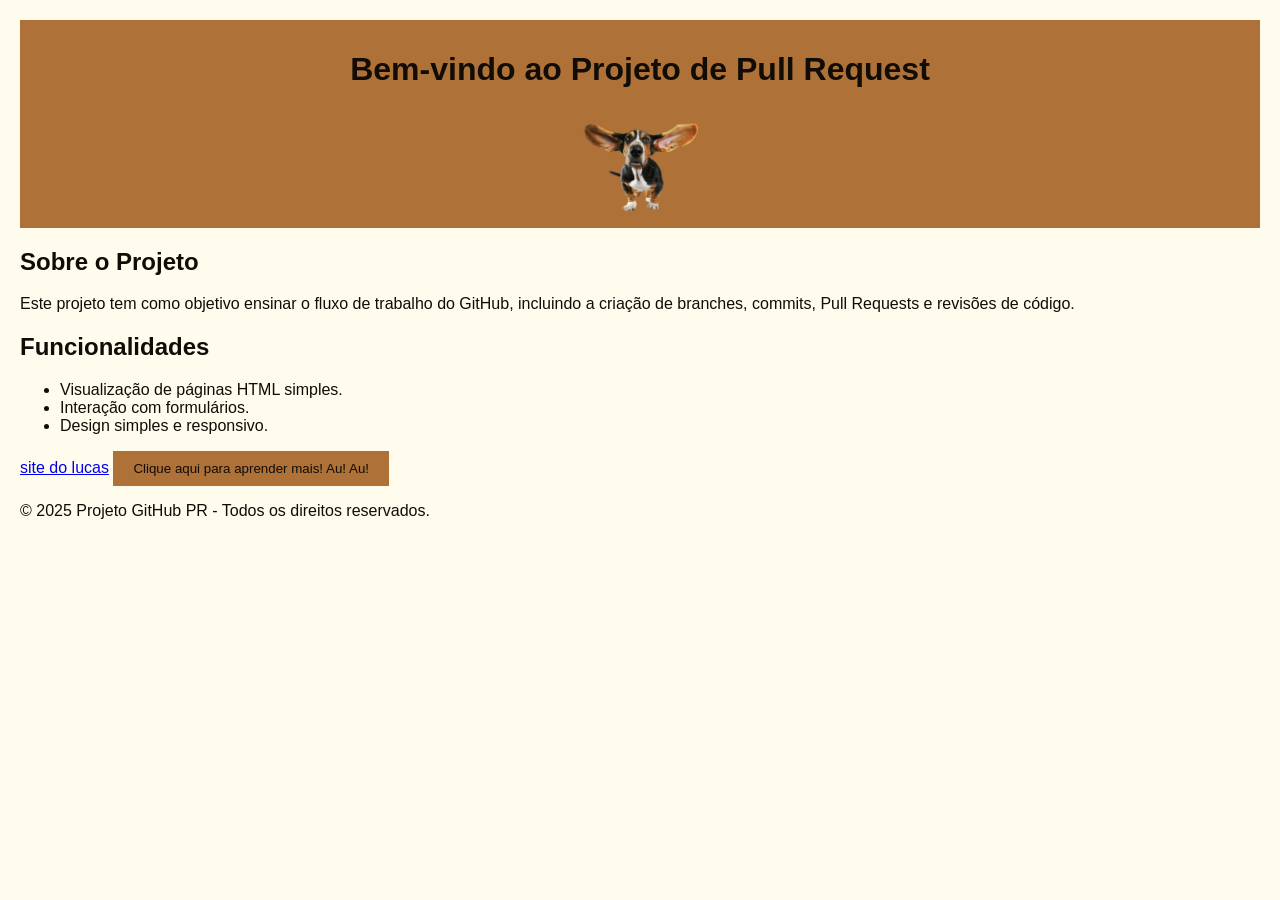
<file: index.html>
<!DOCTYPE html>
<html lang="pt-BR">
<head>
    <meta charset="UTF-8">
    <meta name="viewport" content="width=device-width, initial-scale=1.0">
    <title>Exemplo de Página HTML</title>
    <link rel="stylesheet" href="style.css">
</head>
<body>

<header>
    <h1>Bem-vindo ao Projeto de Pull Request</h1>
    <img src="img/cãozinho.png" alt="cãozinho fofo" class="cachorro">
</header>

<main>
    <section>
        <h2>Sobre o Projeto</h2>
        <p>Este projeto tem como objetivo ensinar o fluxo de trabalho do GitHub, incluindo a criação de branches, commits, Pull Requests e revisões de código.</p>
    </section>

    <section>
        <h2>Funcionalidades</h2>
        <ul>
            <li>Visualização de páginas HTML simples.</li>
            <li>Interação com formulários.</li>
            <li>Design simples e responsivo.</li>
        </ul>
    </section>
    <a href="lucasAlmeida.html">site do lucas</a>

    <button class="btn">Clique aqui para aprender mais! Au! Au!</button>
</main>

<footer>
    <p>&copy; 2025 Projeto GitHub PR - Todos os direitos reservados.</p>
</footer>

</body>
</html>
</file>
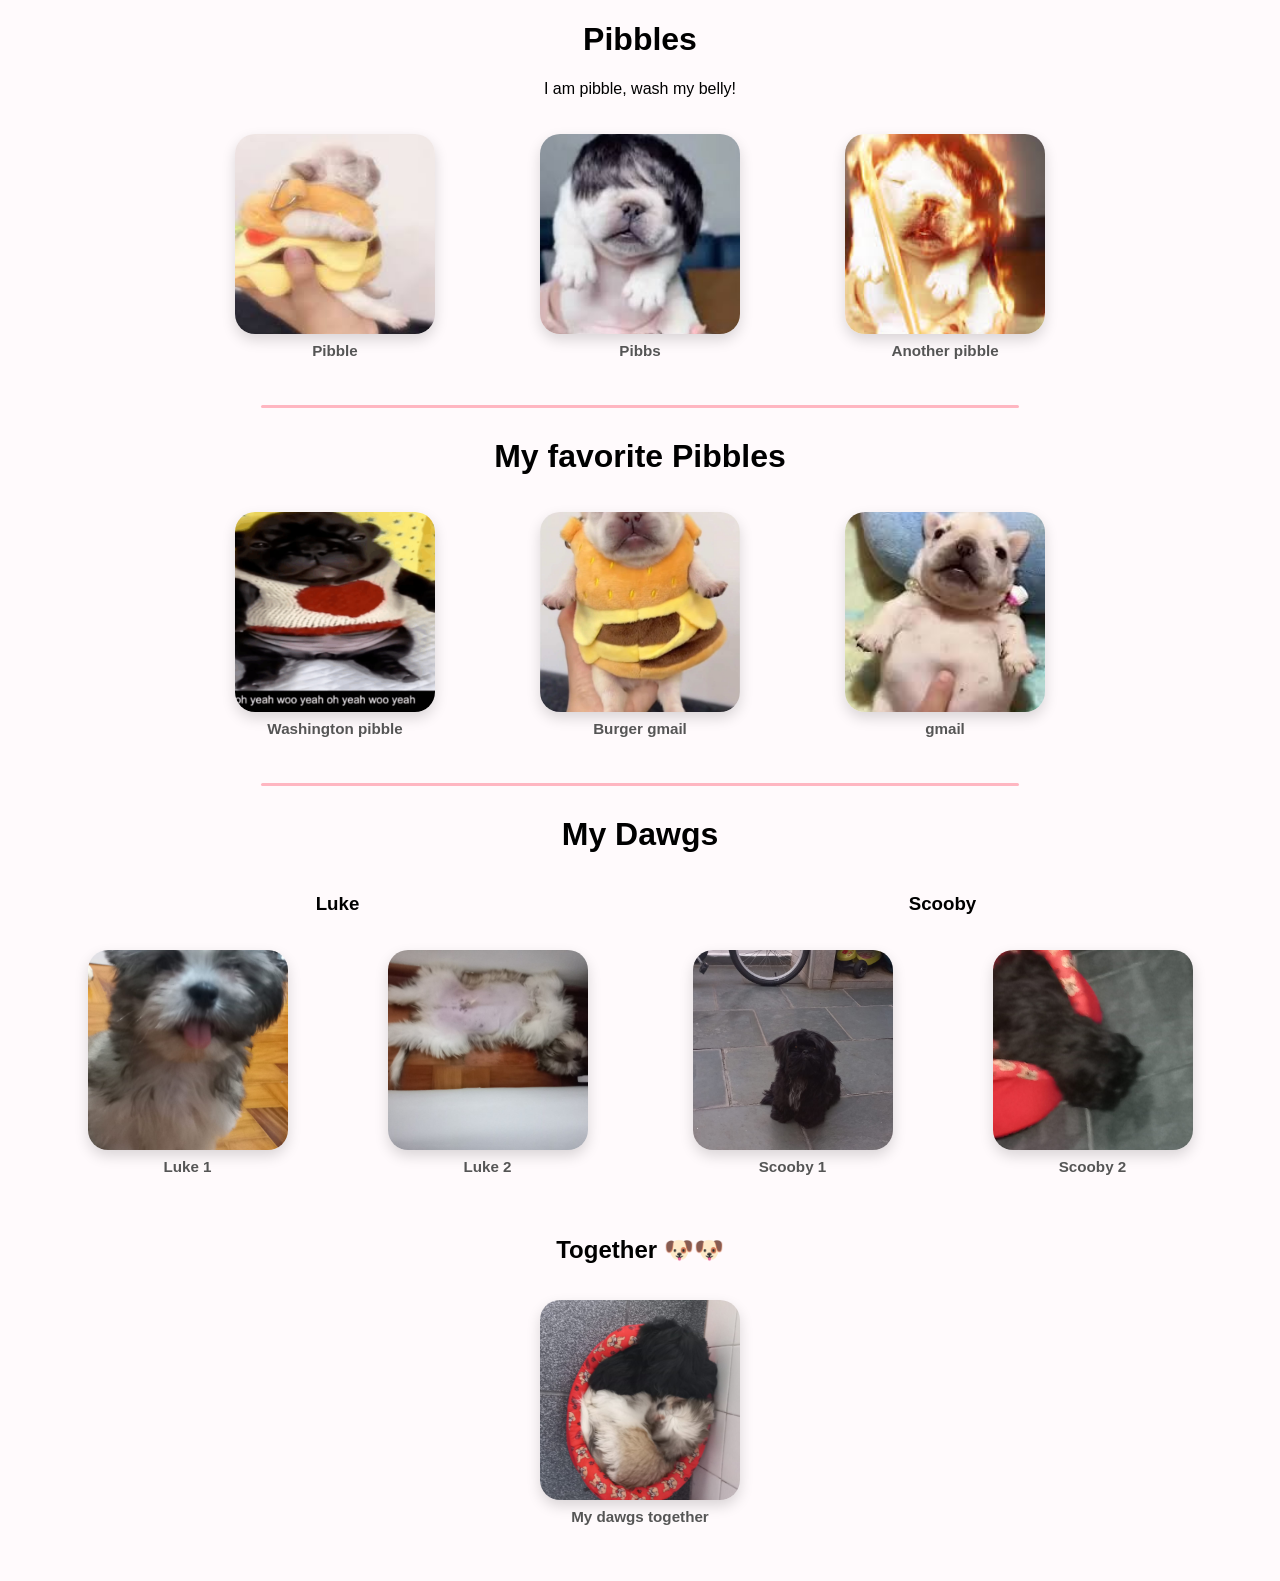
<file: paginaPibbles/index.html>
<!DOCTYPE html>
<html lang="en">
<head>
    <meta charset="UTF-8">
    <meta name="viewport" content="width=device-width, initial-scale=1.0">
    <link rel="stylesheet" href="style.css">
    <title>Pibbles</title>   
</head>
<body>

    <h1>Pibbles</h1>
    <p>I am pibble, wash my belly!</p>

    <div class="top-pibbles">
        <figure class="dog-card">
            <img src="img/pibble.jpg" alt="Pibble">
            <figcaption>Pibble</figcaption>
        </figure>

        <figure class="dog-card">
            <img src="img/pibble2jpg.jpg" alt="Pibbs">
            <figcaption>Pibbs</figcaption>
        </figure>

        <figure class="dog-card">
            <img src="img/pibble3.jpg" alt="Another pibble">
            <figcaption>Another pibble</figcaption>
        </figure>
    </div>

    <hr>

    <h1>My favorite Pibbles</h1>

    <div class="favorites">
        <figure class="dog-card">
            <img src="img/washington.png" alt="Washington pibble">
            <figcaption>Washington pibble</figcaption>
        </figure>

        <figure class="dog-card">
            <img src="img/burger.jpg" alt="Burger gmail">
            <figcaption>Burger gmail</figcaption>
        </figure>

        <figure class="dog-card">
            <img src="img/gmail.jpg" alt="gmail">
            <figcaption>gmail</figcaption>
        </figure>
    </div>

<hr>

<h1>My Dawgs</h1>

<div class="dawgs">

    <div class="dawg-group">
        <h3>Luke</h3>
        <div class="dawg-photos">
            <figure class="dog-card">
                <img src="img/luke1.jpeg" alt="Dawg one photo 1">
                <figcaption>Luke 1</figcaption>
            </figure>

            <figure class="dog-card">
                <img src="img/luke2.jpeg" alt="Dawg one photo 2">
                <figcaption>Luke 2</figcaption>
            </figure>
        </div>
    </div>

    <div class="dawg-group">
        <h3>Scooby</h3>
        <div class="dawg-photos">
            <figure class="dog-card">
                <img src="img/scooby1.jpeg" alt="Dawg two photo 1">
                <figcaption>Scooby 1</figcaption>
            </figure>

            <figure class="dog-card">
                <img src="img/scooby2.jpeg" alt="Dawg two photo 2">
                <figcaption>Scooby 2</figcaption>
            </figure>
        </div>
    </div>

</div>

<h2>Together 🐶🐶</h2>

<div class="together">
    <figure class="dog-card">
        <img src="img/2.jpeg" alt="My dawgs together">
        <figcaption>My dawgs together</figcaption>
    </figure>
</div>

</body>
</html>
</file>
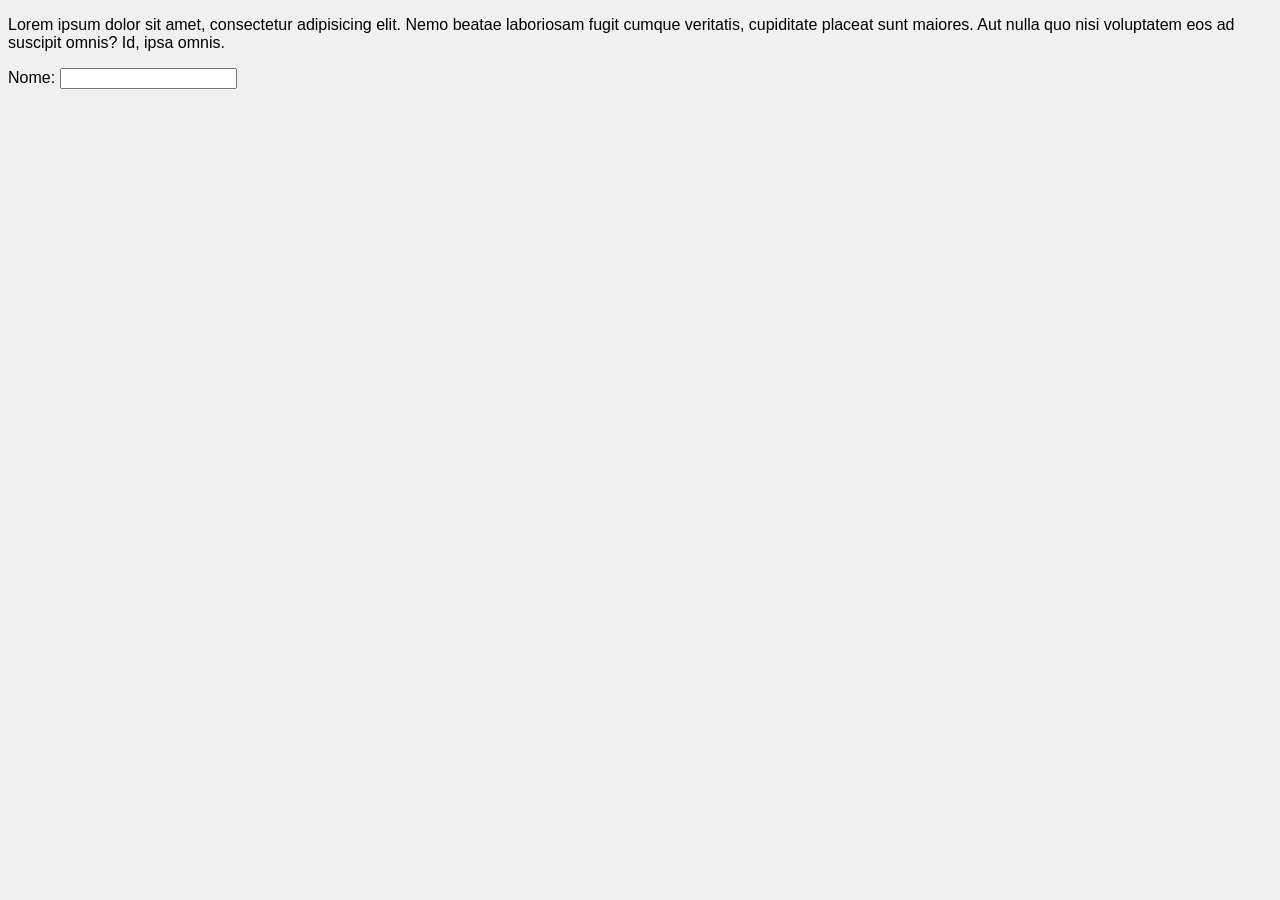
<file: davi.html>
<!DOCTYPE html>
<html lang="en">
<head>
    <meta charset="UTF-8">
    <meta name="viewport" content="width=device-width, initial-scale=1.0">
    <link rel="stylesheet" href="davi.css">
    <title>Document</title>
</head>
<body>
    <p>Lorem ipsum dolor sit amet, consectetur adipisicing elit. Nemo beatae laboriosam fugit cumque veritatis, cupiditate placeat sunt maiores. Aut nulla quo nisi voluptatem eos ad suscipit omnis? Id, ipsa omnis.</p>
    <label for="text">Nome:</label>
    <input type="text" id="text">

</body>
</html>
</file>
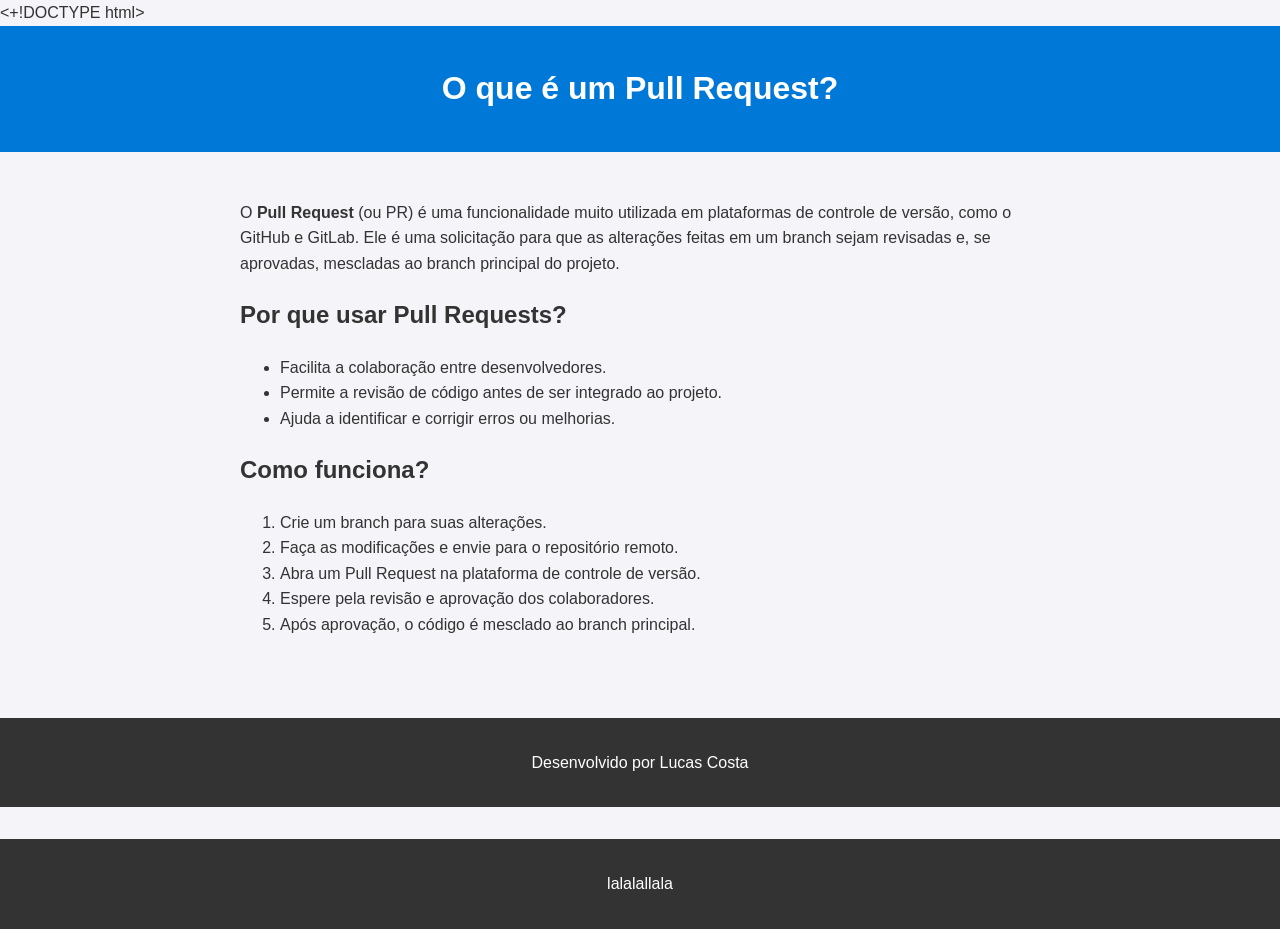
<file: lucas.html>
<+!DOCTYPE html>
<html lang="en">
<head>
    <meta charset="UTF-8">
    <meta name="viewport" content="width=device-width, initial-scale=1.0">
    <title>Pull Request</title>
    <style>
        body {
            font-family: Arial, sans-serif;
            line-height: 1.6;
            margin: 0;
            padding: 0;
            background-color: #f4f4f9;
            color: #333;
        }
        header {
            background: #0078d7;
            color: #fff;
            padding: 1rem 0;
            text-align: center;
        }
        main {
            padding: 2rem;
            max-width: 800px;
            margin: 0 auto;
        }
        footer {
            text-align: center;
            padding: 1rem 0;
            background: #333;
            color: #fff;
            margin-top: 2rem;
        }
    </style>
</head>
<body>
    <header>
        <h1>O que é um Pull Request?</h1>
    </header>
    <main>
        <p>O <strong>Pull Request</strong> (ou PR) é uma funcionalidade muito utilizada em plataformas de controle de versão, como o GitHub e GitLab. Ele é uma solicitação para que as alterações feitas em um branch sejam revisadas e, se aprovadas, mescladas ao branch principal do projeto.</p>
        <h2>Por que usar Pull Requests?</h2>
        <ul>
            <li>Facilita a colaboração entre desenvolvedores.</li>
            <li>Permite a revisão de código antes de ser integrado ao projeto.</li>
            <li>Ajuda a identificar e corrigir erros ou melhorias.</li>
        </ul>
        <h2>Como funciona?</h2>
        <ol>
            <li>Crie um branch para suas alterações.</li>
            <li>Faça as modificações e envie para o repositório remoto.</li>
            <li>Abra um Pull Request na plataforma de controle de versão.</li>
            <li>Espere pela revisão e aprovação dos colaboradores.</li>
            <li>Após aprovação, o código é mesclado ao branch principal.</li>
        </ol>
    </main>
    <footer>
        <p>Desenvolvido por Lucas Costa</p>
    </footer>
    <footer>
        <p>lalalallala</p>
    </footer>
</body>
</html>
</file>
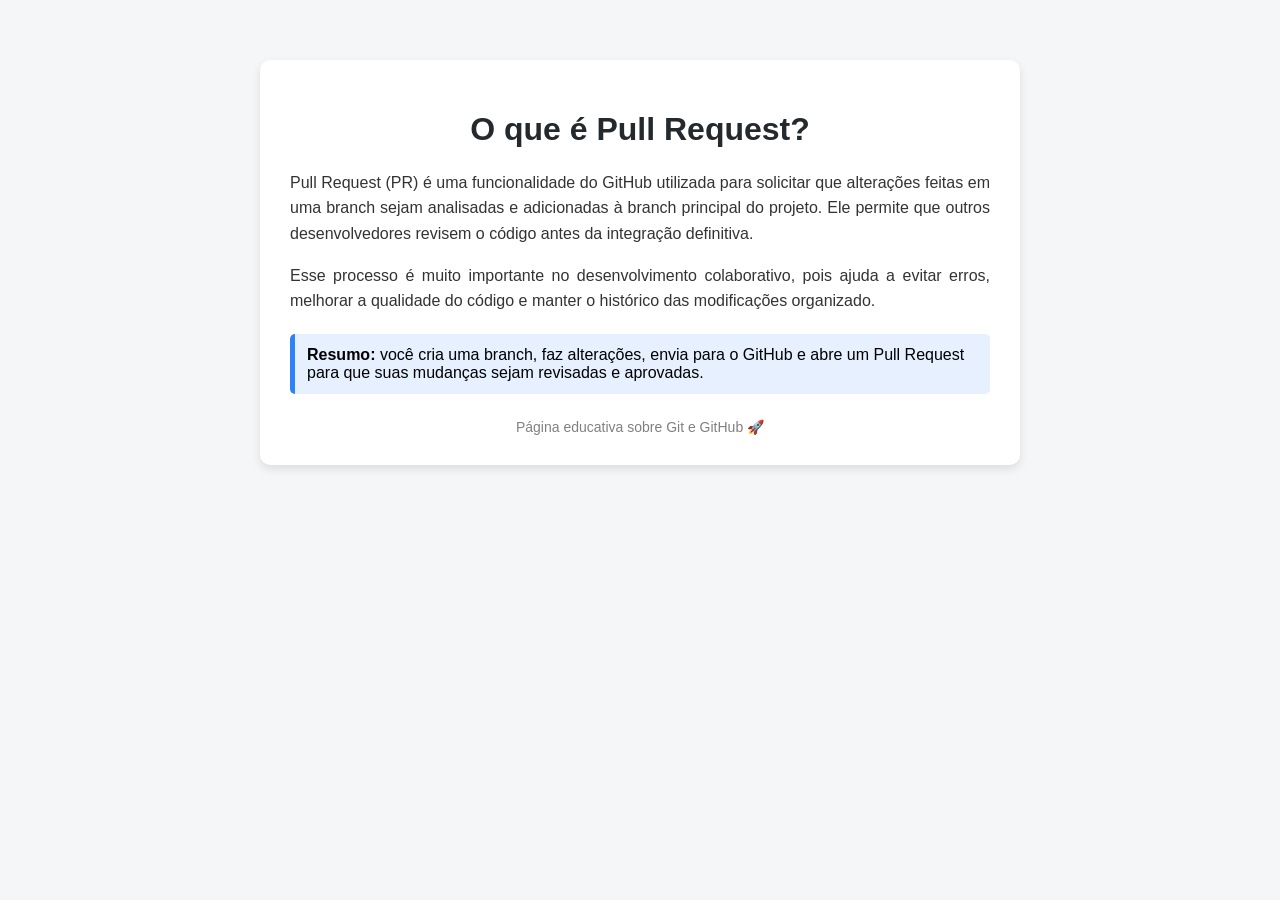
<file: paginaDavi/davi.html>
<!DOCTYPE html>
<html lang="pt-BR">
<head>
    <meta charset="UTF-8">
    <title>Pull Request</title>

    <style>
        body {
            font-family: Arial, Helvetica, sans-serif;
            background-color: #f4f6f8;
            margin: 0;
            padding: 0;
        }

        .container {
            max-width: 700px;
            margin: 60px auto;
            background: white;
            padding: 30px;
            border-radius: 10px;
            box-shadow: 0 4px 10px rgba(0,0,0,0.1);
        }

        h1 {
            color: #24292e;
            text-align: center;
        }

        p {
            line-height: 1.6;
            color: #333;
            text-align: justify;
        }

        .destaque {
            background-color: #e6f0ff;
            padding: 12px;
            border-left: 5px solid #2f81f7;
            margin-top: 20px;
            border-radius: 5px;
        }

        footer {
            text-align: center;
            margin-top: 25px;
            font-size: 14px;
            color: gray;
        }
    </style>
</head>

<body>

    <div class="container">
        <h1>O que é Pull Request?</h1>

        <p>
            Pull Request (PR) é uma funcionalidade do GitHub utilizada para solicitar
            que alterações feitas em uma branch sejam analisadas e adicionadas à
            branch principal do projeto. Ele permite que outros desenvolvedores
            revisem o código antes da integração definitiva.
        </p>

        <p>
            Esse processo é muito importante no desenvolvimento colaborativo,
            pois ajuda a evitar erros, melhorar a qualidade do código e manter
            o histórico das modificações organizado.
        </p>

        <div class="destaque">
            <strong>Resumo:</strong> você cria uma branch, faz alterações,
            envia para o GitHub e abre um Pull Request para que suas mudanças
            sejam revisadas e aprovadas.
        </div>

        <footer>
            Página educativa sobre Git e GitHub 🚀
        </footer>
    </div>

</body>
</html>
</file>
<file: style.css>
body{
    background-color: #FFFCEE;
    font-family: Arial, Impact, Haettenschweiler, 'Arial Narrow Bold', sans-serif;
    color: #120C07;
    margin: 0;
    padding: 20px;
}
.cachorro {
    width: 150px;
    height: auto;
    margin-top: 10px;
}
header {
    background-color: #AE7138;
    padding: 10px 20px;
    text-align: center;
}
.btn {
    background-color: #AE7138;
    color: #120C07;
    border: none;
    padding: 10px 20px;
    cursor: pointer;
}
</file>
<file: paginaPibbles/style.css>
body {
    font-family: 'Nunito', 'Quicksand', 'Comfortaa', sans-serif;
    text-align: center;
    background-color: #fffafc;
}

.top-pibbles,
.favorites,
.dawgs {
    display: flex;
    justify-content: center;
    gap: 25px;
    flex-wrap: wrap;
    margin: 20px 0;
}

.dog-card {
    display: flex;
    flex-direction: column;
    align-items: center;
}


.dog-card figcaption {
    margin-top: 8px;
    font-size: 0.95rem;
    color: #555;
    font-weight: 600;
}
/* groups */
.dawg-group {
    margin-bottom: 25px;
}

/* photos inside each dog */
.dawg-photos {
    display: flex;
    justify-content: center;
    gap: 20px;
    flex-wrap: wrap;
}

/* together section */
.together {
    display: flex;
    justify-content: center;
    margin: 20px 0 40px;
}

/* keep all images SAME SIZE */
.dog-card img {
    width: 200px;
    height: 200px;
    object-fit: cover;
    border-radius: 20px;
    box-shadow: 0 6px 14px rgba(0, 0, 0, 0.15);
    transition: transform 0.25s ease, box-shadow 0.25s ease;
}

.dog-card img:hover {
    transform: scale(1.07);
    box-shadow: 0 10px 22px rgba(0, 0, 0, 0.22);
}

hr {
    border: none;
    height: 3px;
    background-color: #ffb6c1;
    border-radius: 10px;
    width: 60%;
    margin: 30px auto;
}
</file>
<file: davi.css>
body{
    background-color: #f0f0f0;
    font-family: Arial, sans-serif;
}
</file>
